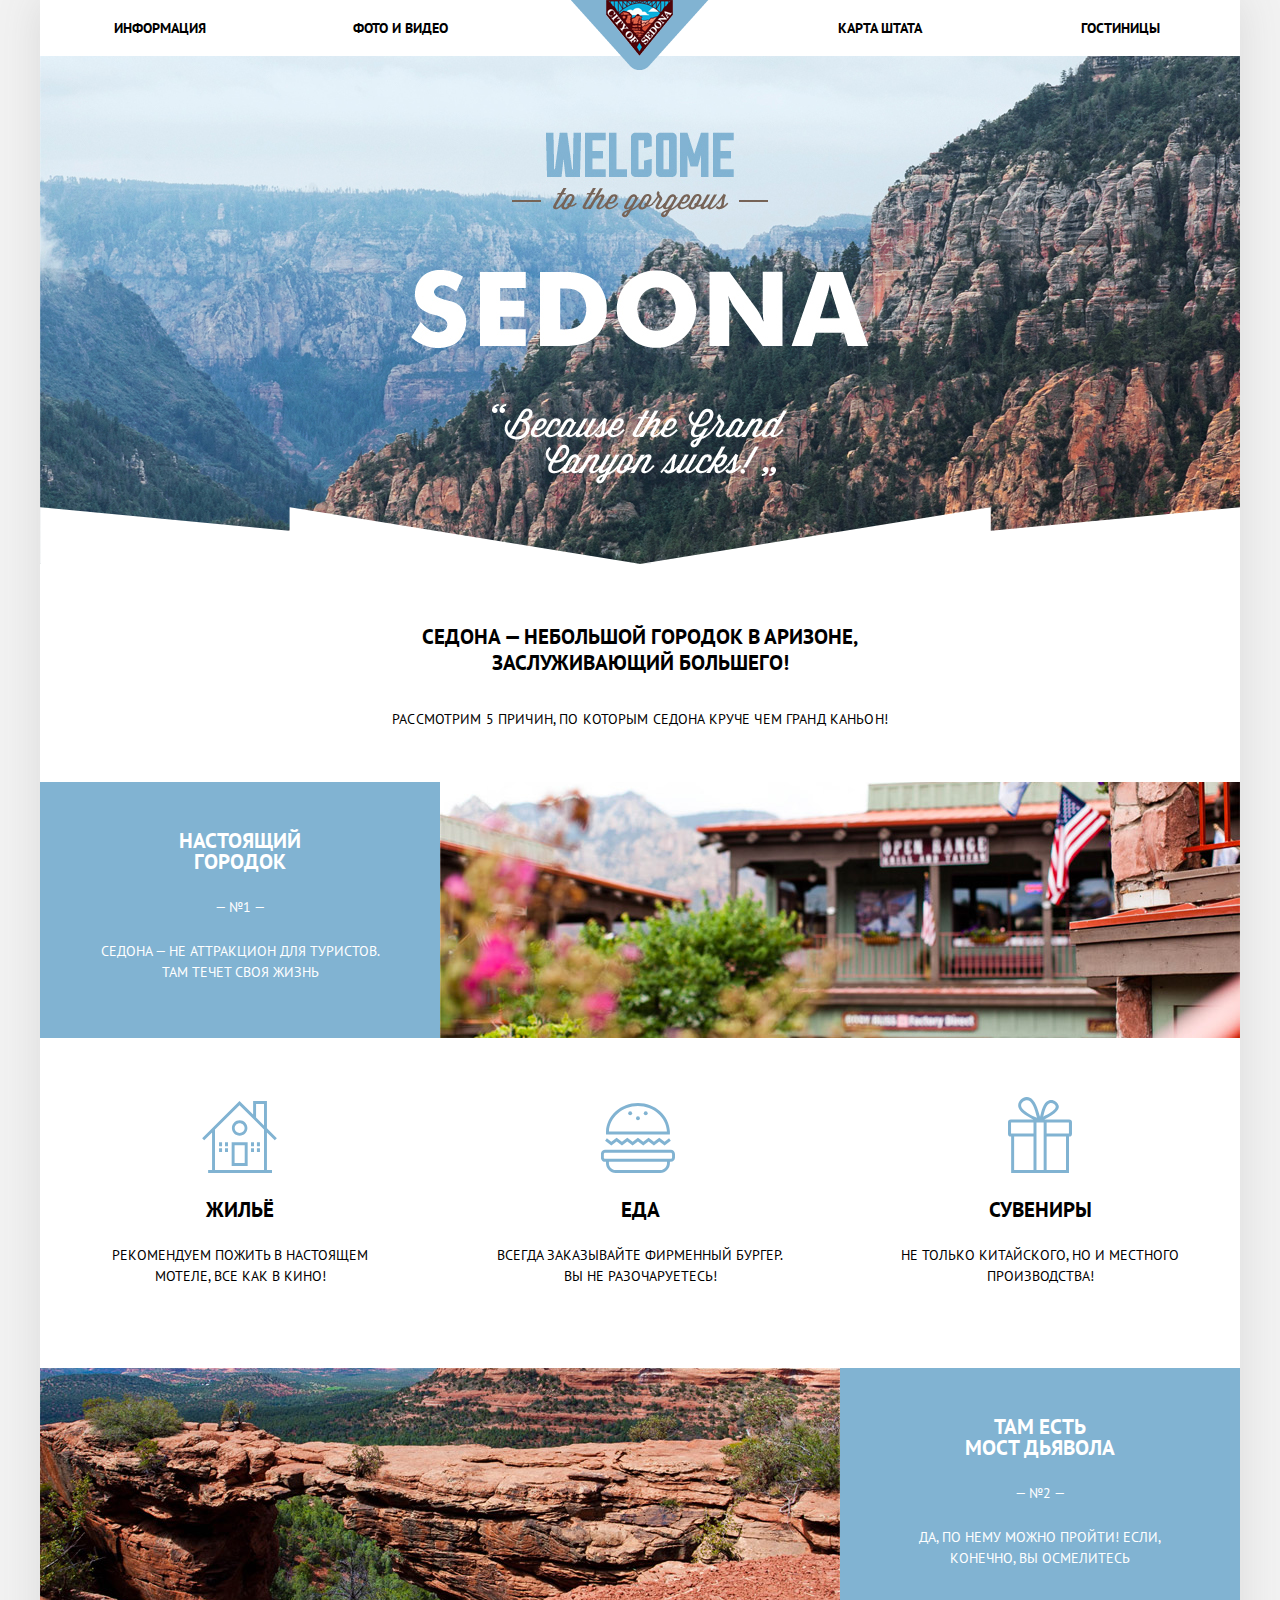
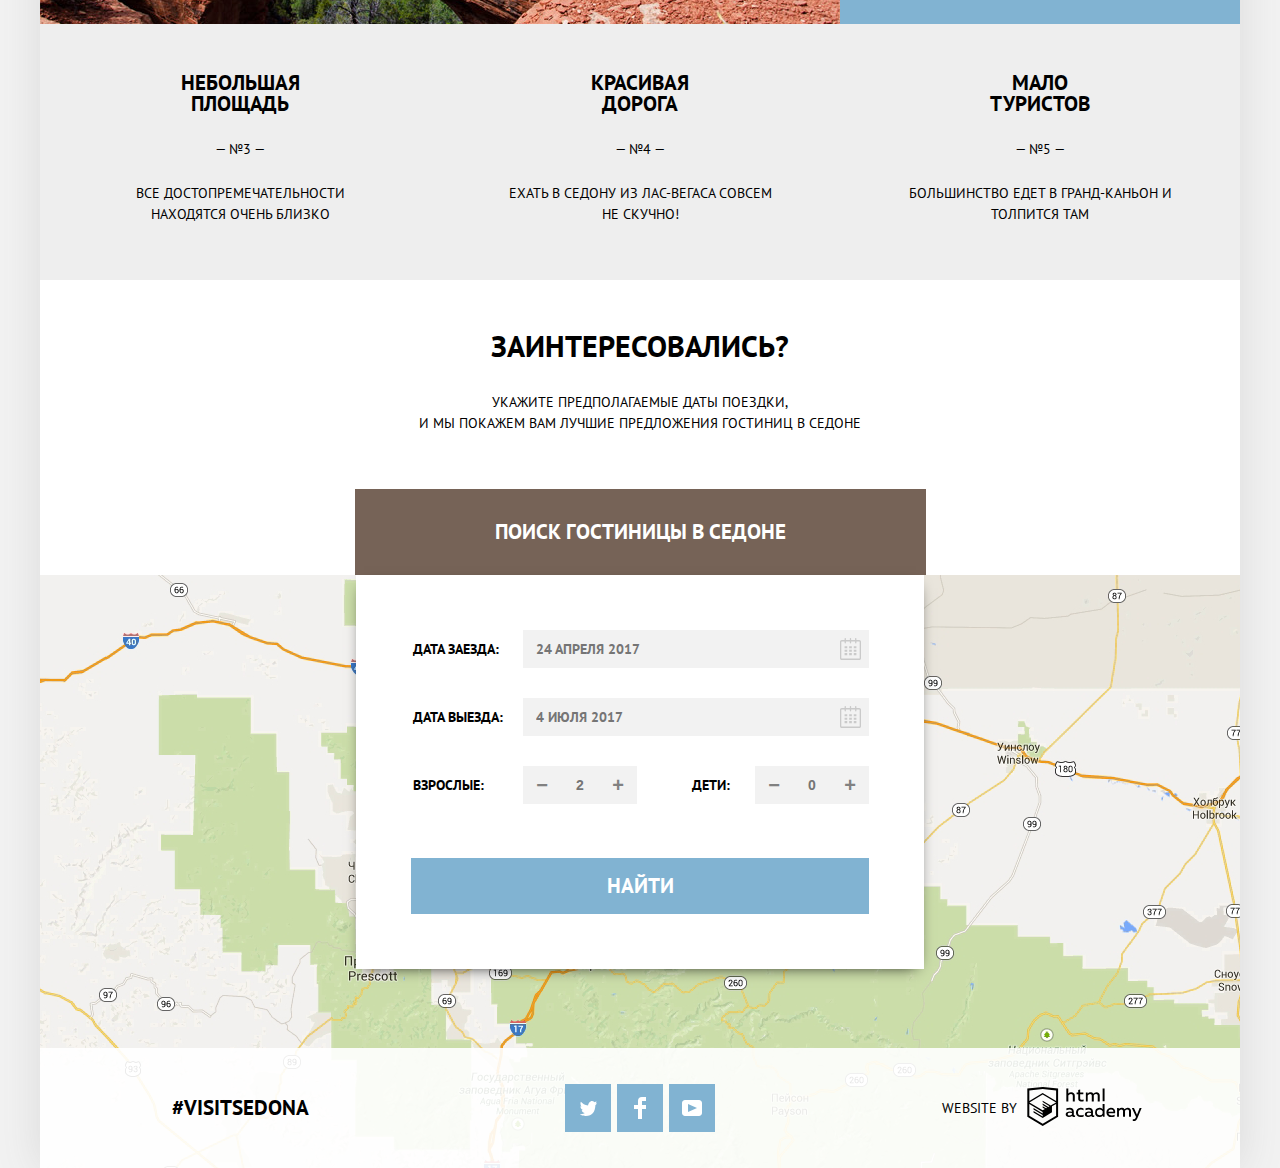
<file: index.html>
<!DOCTYPE html>
<html lang="ru">
  <head>
    <meta charset="utf-8">
    <title>Седона — небольшой городок в Аризоне</title>
    <link rel="stylesheet" href="css/normalize.css">
    <link rel="stylesheet" href="css/style.min.css">
    <link href="https://fonts.googleapis.com/css?family=PT+Sans:400,700&amp;subset=cyrillic" rel="stylesheet">
  </head>
  <body class="hotels-page">
    <div class="container">
      <header class="main-header main-header-bg">
        <nav class="nav">
          <a class="nav-header-logo">
            <img src="img/index-logo.png" alt="Логотип City of Sedona" width="138" height="70">
          </a>
          <ul class="nav-list">
            <li>
              <a class="nav-link" href="#">Информация</a>
            </li>
            <li>
              <a class="nav-link" href="#">Фото и видео</a>
            </li>
            <li>
              <a class="nav-link" href="#">Карта штата</a>
            </li>
            <li>
              <a class="nav-link" href="hotels.html">Гостиницы</a>
            </li>
          </ul>
        </nav>
      </header>
      <main>
        <h1 class="visually-hidden">Welcome to the Gorgeous Sedona!</h1>
        <section class="features">
          <h2 class="visually-hidden">Особенности Седоны</h2>
          <div class="features-descript-wrap">
            <p class="features-descript">Седона — небольшой городок в Аризоне, заслуживающий большего!</p>
            <p class="features-subtitle">Рассмотрим 5 причин, по которым Седона круче чем Гранд Каньон!</p>
          </div>
          <ul class="features-list">
            <li class="features-item features-item-full-width">
              <div class="features-text-wrap features-text-bg">
                <b class="features-title">Настоящий городок</b>
                <span class="features-number">— №1 —</span>
                <p class="features-details">Седона — не аттракцион для туристов. Там течет своя жизнь</p>
              </div>
              <div class="features-pic-wrap">
                <img class="features-pic" src="img/features-1.jpg" alt="Фотография городка" width="800" height="401">
              </div>
            </li>
            <li class="features-hints">
              <ul class="hints-list">
                <li class="features-text-wrap hints-icon-1">
                  <b class="hints-title">Жильё</b>
                  <p class="hints-details">Рекомендуем пожить в настоящем мотеле, все как в кино!</p>
                </li>
                <li class="features-text-wrap hints-icon-3">
                  <b class="hints-title">Еда</b>
                  <p class="hints-details">Всегда заказывайте фирменный бургер. Вы не разочаруетесь!</p>
                </li>
                <li class="features-text-wrap hints-icon-2">
                  <b class="hints-title">Сувениры</b>
                  <p class="hints-details">Не только китайского, но и местного производства!</p>
                </li>
              </ul>
            </li>
            <li class="features-item features-item-full-width">
              <div class="features-pic-wrap">
                <img class="features-pic" src="img/features-2.jpg" alt="Фотография Ворот дьявола" width="800" height="400">
              </div>
              <div class="features-text-wrap features-text-bg">
                <b class="features-title">Там есть<br>
                мост дьявола</b>
                <span class="features-number">— №2 —</span>
                <p class="features-details features-details-2">Да, по нему можно пройти! Если, конечно, вы осмелитесь</p>
              </div>
            </li>
            <li class="features-item features-text-wrap">
              <b class="features-title">Небольшая площадь</b>
              <span class="features-number">— №3 —</span>
              <p class="features-details features-details-3">Все достопремечательности находятся очень близко</p>
            </li>
            <li class="features-item features-text-wrap">
              <b class="features-title">Красивая дорога</b>
              <span class="features-number">— №4 —</span>
              <p class="features-details features-details-4">Ехать в Седону из Лас-Вегаса совсем не скучно!</p>
            </li>
            <li class="features-item features-text-wrap">
              <b class="features-title">Мало туристов</b>
              <span class="features-number">— №5 —</span>
              <p class="features-details">Большинство едет в Гранд-Каньон и толпится там</p>
            </li>
          </ul>
        </section>
        <section class="hotel-search">
          <h2 class="visually-hidden">Поиск гостиницы</h2>
          <p class="question">Заинтересовались?</p>
          <p>Укажите предполагаемые даты поездки,<br> и мы покажем вам лучшие предложения гостиниц в Седоне</p>
          <a href="#" class="search-button">Поиск гостиницы в Седоне</a>
        </section>
        <div class="search-form-wrap">
          <form class="search-form" action="#" method="post" id="hotel-search-form">
            <h3 class="visually-hidden">Форма поиска</h3>
            <div class="data-box">
              <p>
                <label for="search-arrival">Дата заезда:</label>
                <input class="data" type="text" name="arrival" id="search-arrival" placeholder="24 апреля 2017">
                <button class="calendar" type="button"><span class="visually-hidden">Календарь</span></button>
              </p>
              <p>
                <label for="search-departure">Дата выезда:</label>
                <input class="data" type="text" name="departure" id="search-departure" placeholder="4 июля 2017">
                <button class="calendar" type="button"><span class="visually-hidden">Календарь</span></button>
              </p>
            </div>
            <div class="counter-box">
              <div class="counter">
                <label class="adults" for="search-adults">Взрослые:</label>
                <button type="button" class="btn minus" aria-label="меньше">−</button>
                <input class="people-amount number-input" type="number" min="1" max="10" id="search-adults" name="adults" placeholder="2">
                <button type="button" class="btn plus" aria-label="больше">+</button>
              </div>
              <div class="counter">
                <label class="children" for="search-children">Дети:</label>
                <button type="button" class="btn minus" aria-label="меньше">−</button>
                <input class="people-amount number-input" type="number" min="1" max="10" id="search-children" name="children" placeholder="0">
                <button type="button" class="btn plus" aria-label="больше">+</button>
              </div>
            </div>
            <button type="submit">Найти</button>
          </form>
        </div>
        <section class="map">
          <h2 class="visually-hidden">Карта</h2>          
        </section>
      </main>
      <footer class="main-footer index">
        <div class="footer-hashtag">
          <a href="#" class="hashtag">#visitsedona</a>
        </div>
        <div class="footer-social">
          <ul class="footer-social-list">
            <li>
              <a class="social-btn social-btn-tw" href="https://twitter.com/"><span class="visually-hidden">twitter</span>
                <svg xmlns="http://www.w3.org/2000/svg" xmlns:xlink="http://www.w3.org/1999/xlink" width="17" height="15" viewBox="0 0 17 15"><path d="M10.95.144c1.685-.496 2.984.27 3.577 1.179.673-.231 1.331-.481 2.011-.708a2.345 2.345 0 0 1-.857 1.768c.685.17 1.304-.491 1.304-.491-.169 1-1.006 1.788-1.563 2.024-.231 6.75-3.175 11.217-10.077 11.082h-.446c-.41 0-4.164-.46-4.898-1.887 2.271.196 3.893-.422 4.693-1.177-.96-.3-2.679-.477-2.979-2.95.349.106.564.228 1.19.119C1.705 8.247.374 7.53.448 5.33c.285.328 1.067.536 1.34.472C1.085 5.561-.182 2.442.894.85c1.818 1.854 3.735 3.606 7.152 3.773C8.254 2.33 9.183.793 10.95.144z"/></svg>
              </a>
            </li>
            <li>
              <a class="social-btn social-btn-fb" href="https://facebook.com/"><span class="visually-hidden">facebook</span>
                <svg class="icon-svg" xmlns="http://www.w3.org/2000/svg" width="12" height="22" viewBox="0 0 12 22"><path d="M12 4V0H8a4 4 0 0 0-4 4v4H0v4h4v10h4V12h4V8H8V4h4z"/></svg>
              </a>
            </li>
            <li>
              <a class="social-btn social-btn-yt" href="https://www.youtube.com/"><span class="visually-hidden">youtube</span>
                <svg xmlns="http://www.w3.org/2000/svg" xmlns:xlink="http://www.w3.org/1999/xlink" width="20" height="16" viewBox="0 0 20 16"><path d="M17 0H3C1.35 0 0 1.35 0 3v10c0 1.65 1.35 3 3 3h14c1.65 0 3-1.35 3-3V3c0-1.65-1.35-3-3-3zM6.027 11.998V4.002L15.014 8l-8.987 3.998z"/></svg>
              </a>
            </li>
          </ul>
        </div>
        <div class="footer-copyright">
          <span class="footer-copyright-text">Website by</span>
          <a class="copyright-link" href="https://htmlacademy.ru/intensive/htmlcss">
            <svg id="Layer_1" data-name="Layer 1" xmlns="http://www.w3.org/2000/svg" width="115" height="41" viewBox="0 0 108.08 36.85"><title>logo-htmlacademy-small1</title><path d="M44.61,26.88a2,2,0,0,0,.55-0.1v1.33a3.25,3.25,0,0,1-1.18.21,1.67,1.67,0,0,1-1.67-1,4.84,4.84,0,0,1-3.14,1.08c-1.51,0-2.91-.83-2.91-2.55,0-2.13,2-2.79,3.71-2.79a11.08,11.08,0,0,1,2.17.25v-0.3c0-1-.76-1.77-2.19-1.77a7.42,7.42,0,0,0-3,.64v-1.7a10.21,10.21,0,0,1,3.19-.55c2.36,0,3.81,1.12,3.81,3.65v3a0.54,0.54,0,0,0,.49.59h0.17Zm-6.44-1.13A1.35,1.35,0,0,0,39.63,27h0.11a3.39,3.39,0,0,0,2.41-1V24.58a9.72,9.72,0,0,0-1.81-.21c-1,0-2.16.33-2.16,1.38h0Zm12.36-6.11a5,5,0,0,1,2.57.64V22a4.08,4.08,0,0,0-2.3-.7,2.75,2.75,0,1,0,0,5.49,5,5,0,0,0,2.43-.64v1.71a6.27,6.27,0,0,1-2.76.57A4.21,4.21,0,0,1,46,24.51q0-.21,0-0.41a4.32,4.32,0,0,1,4.18-4.46h0.38Zm12.17,7.24a2,2,0,0,0,.55-0.1v1.33a3.25,3.25,0,0,1-1.18.21,1.67,1.67,0,0,1-1.67-1,4.84,4.84,0,0,1-3.14,1.08c-1.51,0-2.91-.83-2.91-2.55,0-2.13,2-2.79,3.71-2.79a11.08,11.08,0,0,1,2.17.25v-0.3c0-1-.76-1.77-2.19-1.77a7.42,7.42,0,0,0-3,.64v-1.7a10.21,10.21,0,0,1,3.19-.55c2.36,0,3.81,1.12,3.81,3.65v3a0.54,0.54,0,0,0,.49.59h0.17Zm-6.44-1.13A1.35,1.35,0,0,0,57.73,27h0.11a3.39,3.39,0,0,0,2.41-1V24.58a9.72,9.72,0,0,0-1.81-.21c-1.06,0-2.16.33-2.16,1.38h0ZM73,16V28.2H71.35V26.88a3.88,3.88,0,0,1-3.19,1.54,4.4,4.4,0,0,1,0-8.78,3.81,3.81,0,0,1,3,1.3V16H73Zm-4.53,5.22a2.76,2.76,0,1,0,0,5.52A2.86,2.86,0,0,0,71.15,25V23A2.91,2.91,0,0,0,68.49,21.27ZM79,19.64c3.31,0,4.46,2.68,3.92,5.09H76.7c0.21,1.5,1.67,2.11,3.19,2.11a6.11,6.11,0,0,0,2.64-.59v1.6a7.14,7.14,0,0,1-3,.57C77,28.42,74.78,27,74.78,24a4.18,4.18,0,0,1,4-4.39H79Zm0.09,1.54a2.28,2.28,0,0,0-2.44,2.1v0.06H81.3A2,2,0,0,0,79.13,21.18Zm5.73,7V19.87h1.65v1a3.81,3.81,0,0,1,2.78-1.27A2.86,2.86,0,0,1,91.89,21a4.12,4.12,0,0,1,2.91-1.33A3.06,3.06,0,0,1,98,23V28.2h-1.9V23.05a1.59,1.59,0,0,0-1.42-1.75H94.42a2.8,2.8,0,0,0-2.07,1.12V28.2h-1.9V23.05A1.59,1.59,0,0,0,89,21.31H88.8a3,3,0,0,0-2.21,1.29v5.63H84.86Zm21.31-8.33h1.9l-3.91,9.46c-0.9,2.17-2.09,2.86-3.35,2.86a4.76,4.76,0,0,1-1.1-.14V30.46a2.86,2.86,0,0,0,.85.12c0.9,0,1.58-.64,2.07-1.9l0.17-.42-4-8.4h2l2.86,6.29ZM38.73,1.46V6.22a3.81,3.81,0,0,1,2.7-1.14,3.25,3.25,0,0,1,3.44,3.4v5.15H43V8.72a1.81,1.81,0,0,0-1.61-2h-0.3a2.93,2.93,0,0,0-2.32,1.39v5.52h-1.9V1.46h1.9ZM49.94,2.31v3h3V6.91h-3v3.81c0,1.1.5,1.46,1.58,1.46a4.49,4.49,0,0,0,1.69-.33v1.6A6.8,6.8,0,0,1,51,13.8a2.55,2.55,0,0,1-2.86-2.74V6.89H46.58V5.26h1.5V2.74Zm5.4,11.31V5.28H57v1A3.81,3.81,0,0,1,59.77,5a2.86,2.86,0,0,1,2.6,1.33A4.12,4.12,0,0,1,65.28,5,3.06,3.06,0,0,1,68.44,8.4v5.21h-1.9V8.46a1.59,1.59,0,0,0-1.42-1.75H64.89a2.8,2.8,0,0,0-2.07,1.12v5.78h-1.9V8.46A1.59,1.59,0,0,0,59.5,6.71H59.27A3,3,0,0,0,57.06,8v5.63H55.34ZM71.17,1.45H73V13.6H71.17V1.45ZM14.71,0H14.55L0,1.54V28.21l14.55,8.66,14.55-8.66V1.54Zm12.5,27.1L14.55,34.64,1.9,27.12V16.18l12.59,7.5V25L5.86,19.9v1.31l8.68,5.21v1.39L5.87,22.65V24l8.68,5.21,8.75-5.24V18.31L27.2,16V27.12Zm0-12.53-3.48,2-1.6,1L14.51,13v1.31L21,18.23H21l-0.14.09-1,.54-5.37-3.2V17l4.24,2.52-1,.67-3.2-1.9v1.31l2.1,1.24L14.5,22.1,2,14.65,14.51,7.11Zm0-1.32L14.49,5.76,1.91,13.25v-10L14.56,1.92,27.21,3.25v10h0Z" transform="translate(0 -0.02)"/></svg>
          </a>
        </div>
      </footer>
    </div>
  </body>
</html>
</file>
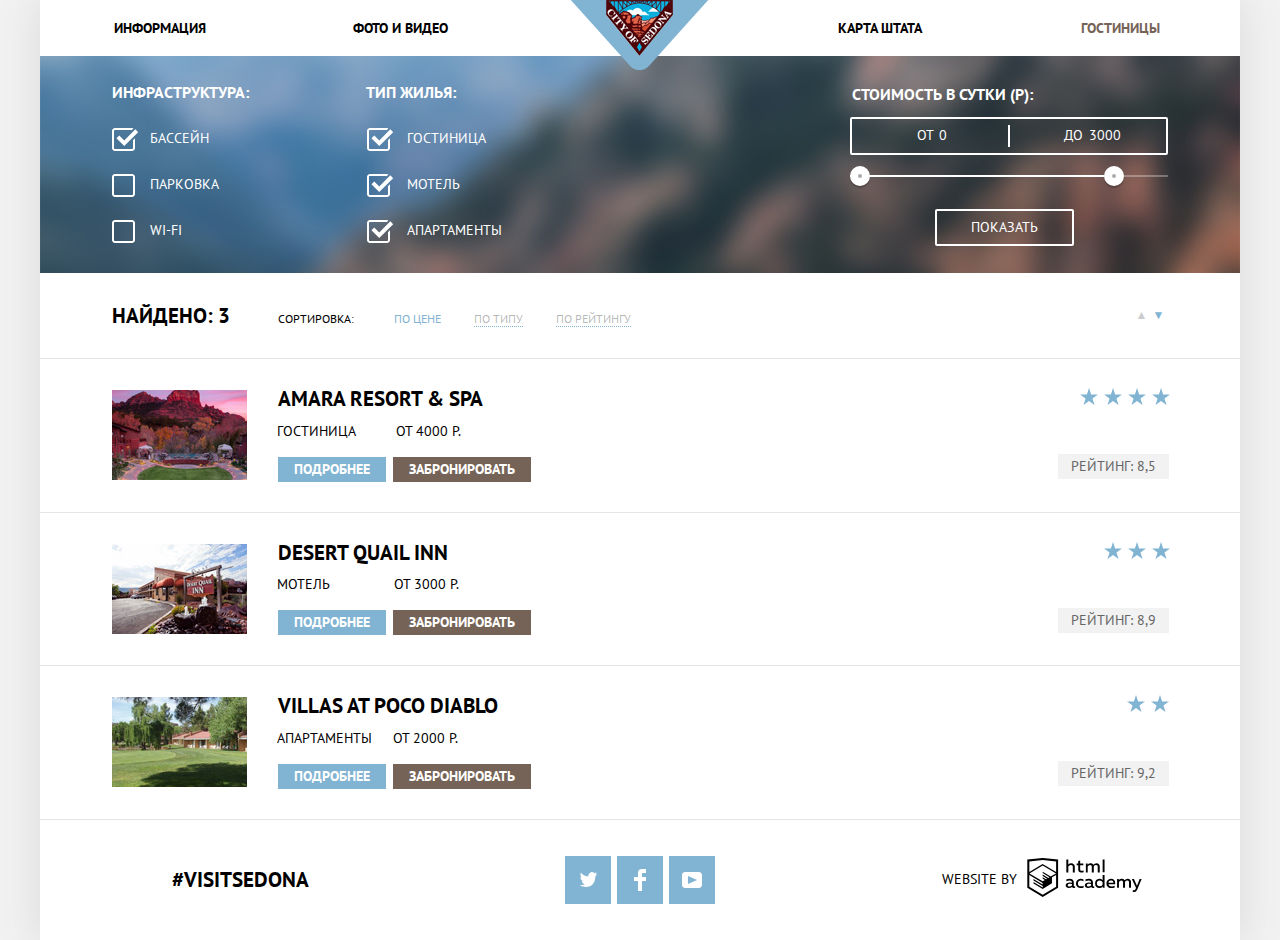
<file: hotels.html>
<!DOCTYPE html>
<html lang="ru">
<head>
  <meta charset="utf-8">
  <title>Седона — небольшой городок в Аризоне</title>
  <link rel="stylesheet" href="css/normalize.css">
  <link rel="stylesheet" href="css/style.css">
  <link href="https://fonts.googleapis.com/css?family=PT+Sans:400,700&amp;subset=cyrillic" rel="stylesheet">
</head>
<body class="hotels-page">
  <div class="container">
    <header class="main-header">
      <nav class="nav">
        <a class="nav-header-logo" href="index.html">
          <img src="img/index-logo.png" alt="Логотип City of Sedona" width="138" height="70">
        </a>
        <ul class="nav-list">
          <li>
            <a class="nav-link" href="#">Информация</a>
          </li>
          <li>
            <a class="nav-link" href="#">Фото и видео</a>
          </li>
          <li>
            <a class="nav-link" href="#">Карта штата</a>
          </li>
          <li>
            <a class="nav-link-current">Гостиницы</a>
          </li>
        </ul>
      </nav>
    </header>
    <main>
      <h1 class="visually-hidden">Гостиницы</h1>
      <section class="filters">
        <h2 class="visually-hidden">Фильтр жилья</h2>
        <form class="filter" method="get" action="https://echo.htmlacademy.ru">
          <div class="fieldset-1">
            <h3>Инфраструктура:</h3>
              <p>
                <label>
                  <input type="checkbox" name="pool" class="visually-hidden" checked>
                  <span class="checkbox-indicator"></span>
                  бассейн
                </label>
              </p>
              <p>
                <label>
                  <input type="checkbox" name="parking" class="visually-hidden">
                  <span class="checkbox-indicator"></span>
                  парковка
                </label>
              </p>
              <p>
                <label>
                  <input type="checkbox" name="wifi" class="visually-hidden">
                  <span class="checkbox-indicator"></span>
                  wi-fi
                </label>
              </p>
            </div>            
            <div class="fieldset-2">
              <h3>Тип жилья:</h3>
              <p>
                <label>
                  <input type="checkbox" name="hotel" class="visually-hidden" checked>
                  <span class="checkbox-indicator"></span>
                  гостиница
                </label>
              </p>
              <p>
                <label>
                  <input type="checkbox" name="motel" class="visually-hidden" checked>
                  <span class="checkbox-indicator"></span>
                  мотель
                </label>
              </p>
              <p>
                <label>
                  <input type="checkbox" name="apartments" class="visually-hidden" checked>
                  <span class="checkbox-indicator"></span>
                  апартаменты
                </label>
              </p>
            </div>            
            <div class="filter-range">
              <div class="filter-range-title">Стоимость в сутки (p):</div>
              <div class="price-controls">
                <label class="min-price">от <input type="text" name="min-price" value="0"></label>
                <label class="max-price">до <input type="text" name="max-price" value="3000"></label>
              </div>              
              <div class="range-controls">
                <div class="scale">
                  <div class="bar"></div>
                </div>
                <div class="range-toggle range-toggle-min"></div>
                <div class="range-toggle range-toggle-max"></div>
              </div>
              <button type="submit">Показать</button>
            </div>
          </form>
        </section>        
        <div class="sort">
          <span>Найдено: 3</span>
          <h2>Сортировка:</h2>
          <ul class="sort-list">
            <li><a class="price sort-active" href="#">По цене</a></li>
            <li><a class="type" href="#">По типу</a></li>
            <li><a class="rating" href="#">По рейтингу</a></li>
          </ul>
          <div class="sort-buttons">
            <a href="#" class="sort-btn sort-btn-asc" title="По возрастанию" aria-label="По возрастанию">По возрастанию</a>
            <a href="#" class="sort-btn sort-btn-desc active" title="По убыванию" aria-label="По убыванию">По убыванию</a>
          </div>
        </div>
        <section class="catalog">
          <h2 class="visually-hidden">Список гостиниц</h2>
          <ul class="catalog-list">
            <li class="catalog-item">
              <div class="catalog-item-image">
                <a href="catalog-item.html">
                  <img src="img/results-amara.jpg" width="135" height="90" alt="Amara Resort & Spa">
                </a>
              </div>
              <div class="item-container">
                <h3>
                  <a class="name" href="catalog-item.html">Amara Resort & Spa</a>
                </h3>
                <p>
                  <b>Гостиница</b>
                  <b>От 4000 P.</b>
                </p>
                <p class="catalog-item-reserve">
                  <a href="#">Подробнее</a>
                  <a href="#">Забронировать</a>
                </p>
              </div>
              <div class="rating-container">
                <ul class="stars stars-4" aria-label="4 звезды">
                  <li class="star">&#9733;</li>
                  <li class="star">&#9733;</li>
                  <li class="star">&#9733;</li>
                  <li class="star">&#9733;</li>
                </ul>
                <span class="rate">Рейтинг: 8,5</span>
              </div>
            </li>
            <li class="catalog-item">
              <div class="catalog-item-image">
                <a href="catalog-item.html">
                  <img src="img/results-desert.jpg" width="135" height="90" alt="Desert Quail Inn">
                </a>
              </div>
              <div class="item-container">
                <h3>
                  <a class="name" href="catalog-item.html">Desert Quail Inn</a>
                </h3>
                <p>
                  <b>Мотель</b>
                  <b>От 3000 P.</b>
                </p>
                <p class="catalog-item-reserve">
                  <a href="#">Подробнее</a>
                  <a href="#">Забронировать</a>
                </p>
              </div>
              <div class="rating-container">
                <ul class="stars stars-3" aria-label="3 звезды">
                  <li class="star">&#9733;</li>
                  <li class="star">&#9733;</li>
                  <li class="star">&#9733;</li>
                </ul>
                <span class="rate">Рейтинг: 8,9</span>
              </div>
            </li>
            <li class="catalog-item">
              <div class="catalog-item-image">
                <a href="catalog-item.html">
                  <img src="img/results-villas.jpg" width="135" height="90" alt="Villas at Poco Diablo">
                </a>
              </div>
              <div class="item-container">
                <h3>
                  <a class="name" href="catalog-item.html">Villas at Poco Diablo</a>
                </h3>
                <p>
                  <b>Апартаменты</b>
                  <b>От 2000 P.</b>
                </p>
                <p class="catalog-item-reserve">
                  <a href="#">Подробнее</a>
                  <a href="#">Забронировать</a>
                </p>
              </div>
              <div class="rating-container">
                <ul class="stars stars-2" aria-label="2 звезды">
                  <li class="star">&#9733;</li>
                  <li class="star">&#9733;</li>
                </ul>
                <span class="rate">Рейтинг: 9,2</span>
              </div>
            </li>
          </ul>
        </section>
      </main>
      <footer class="main-footer">
        <div class="footer-hashtag">
          <a href="#" class="hashtag">#visitsedona</a>
        </div>
        <div class="footer-social">
          <ul class="footer-social-list">
            <li>
              <a class="social-btn social-btn-tw" href="https://twitter.com/"><span class="visually-hidden">twitter</span>
                <svg xmlns="http://www.w3.org/2000/svg" xmlns:xlink="http://www.w3.org/1999/xlink" width="17" height="15" viewBox="0 0 17 15"><path d="M10.95.144c1.685-.496 2.984.27 3.577 1.179.673-.231 1.331-.481 2.011-.708a2.345 2.345 0 0 1-.857 1.768c.685.17 1.304-.491 1.304-.491-.169 1-1.006 1.788-1.563 2.024-.231 6.75-3.175 11.217-10.077 11.082h-.446c-.41 0-4.164-.46-4.898-1.887 2.271.196 3.893-.422 4.693-1.177-.96-.3-2.679-.477-2.979-2.95.349.106.564.228 1.19.119C1.705 8.247.374 7.53.448 5.33c.285.328 1.067.536 1.34.472C1.085 5.561-.182 2.442.894.85c1.818 1.854 3.735 3.606 7.152 3.773C8.254 2.33 9.183.793 10.95.144z"/></svg>
              </a>
            </li>
            <li>
              <a class="social-btn social-btn-fb" href="https://facebook.com/"><span class="visually-hidden">facebook</span>
                <svg class="icon-svg" xmlns="http://www.w3.org/2000/svg" width="12" height="22" viewBox="0 0 12 22"><path d="M12 4V0H8a4 4 0 0 0-4 4v4H0v4h4v10h4V12h4V8H8V4h4z"/></svg>
              </a>
            </li>
            <li>
              <a class="social-btn social-btn-yt" href="https://www.youtube.com/"><span class="visually-hidden">youtube</span>
                <svg xmlns="http://www.w3.org/2000/svg" xmlns:xlink="http://www.w3.org/1999/xlink" width="20" height="16" viewBox="0 0 20 16"><path d="M17 0H3C1.35 0 0 1.35 0 3v10c0 1.65 1.35 3 3 3h14c1.65 0 3-1.35 3-3V3c0-1.65-1.35-3-3-3zM6.027 11.998V4.002L15.014 8l-8.987 3.998z"/></svg>
              </a>
            </li>
          </ul>
        </div>
        <div class="footer-copyright">
          <span class="footer-copyright-text">Website by</span>
          <a class="copyright-link" href="https://htmlacademy.ru/intensive/htmlcss">
            <svg id="Layer_1" data-name="Layer 1" xmlns="http://www.w3.org/2000/svg" width="115" height="41" viewBox="0 0 108.08 36.85"><title>logo-htmlacademy-small1</title><path d="M44.61,26.88a2,2,0,0,0,.55-0.1v1.33a3.25,3.25,0,0,1-1.18.21,1.67,1.67,0,0,1-1.67-1,4.84,4.84,0,0,1-3.14,1.08c-1.51,0-2.91-.83-2.91-2.55,0-2.13,2-2.79,3.71-2.79a11.08,11.08,0,0,1,2.17.25v-0.3c0-1-.76-1.77-2.19-1.77a7.42,7.42,0,0,0-3,.64v-1.7a10.21,10.21,0,0,1,3.19-.55c2.36,0,3.81,1.12,3.81,3.65v3a0.54,0.54,0,0,0,.49.59h0.17Zm-6.44-1.13A1.35,1.35,0,0,0,39.63,27h0.11a3.39,3.39,0,0,0,2.41-1V24.58a9.72,9.72,0,0,0-1.81-.21c-1,0-2.16.33-2.16,1.38h0Zm12.36-6.11a5,5,0,0,1,2.57.64V22a4.08,4.08,0,0,0-2.3-.7,2.75,2.75,0,1,0,0,5.49,5,5,0,0,0,2.43-.64v1.71a6.27,6.27,0,0,1-2.76.57A4.21,4.21,0,0,1,46,24.51q0-.21,0-0.41a4.32,4.32,0,0,1,4.18-4.46h0.38Zm12.17,7.24a2,2,0,0,0,.55-0.1v1.33a3.25,3.25,0,0,1-1.18.21,1.67,1.67,0,0,1-1.67-1,4.84,4.84,0,0,1-3.14,1.08c-1.51,0-2.91-.83-2.91-2.55,0-2.13,2-2.79,3.71-2.79a11.08,11.08,0,0,1,2.17.25v-0.3c0-1-.76-1.77-2.19-1.77a7.42,7.42,0,0,0-3,.64v-1.7a10.21,10.21,0,0,1,3.19-.55c2.36,0,3.81,1.12,3.81,3.65v3a0.54,0.54,0,0,0,.49.59h0.17Zm-6.44-1.13A1.35,1.35,0,0,0,57.73,27h0.11a3.39,3.39,0,0,0,2.41-1V24.58a9.72,9.72,0,0,0-1.81-.21c-1.06,0-2.16.33-2.16,1.38h0ZM73,16V28.2H71.35V26.88a3.88,3.88,0,0,1-3.19,1.54,4.4,4.4,0,0,1,0-8.78,3.81,3.81,0,0,1,3,1.3V16H73Zm-4.53,5.22a2.76,2.76,0,1,0,0,5.52A2.86,2.86,0,0,0,71.15,25V23A2.91,2.91,0,0,0,68.49,21.27ZM79,19.64c3.31,0,4.46,2.68,3.92,5.09H76.7c0.21,1.5,1.67,2.11,3.19,2.11a6.11,6.11,0,0,0,2.64-.59v1.6a7.14,7.14,0,0,1-3,.57C77,28.42,74.78,27,74.78,24a4.18,4.18,0,0,1,4-4.39H79Zm0.09,1.54a2.28,2.28,0,0,0-2.44,2.1v0.06H81.3A2,2,0,0,0,79.13,21.18Zm5.73,7V19.87h1.65v1a3.81,3.81,0,0,1,2.78-1.27A2.86,2.86,0,0,1,91.89,21a4.12,4.12,0,0,1,2.91-1.33A3.06,3.06,0,0,1,98,23V28.2h-1.9V23.05a1.59,1.59,0,0,0-1.42-1.75H94.42a2.8,2.8,0,0,0-2.07,1.12V28.2h-1.9V23.05A1.59,1.59,0,0,0,89,21.31H88.8a3,3,0,0,0-2.21,1.29v5.63H84.86Zm21.31-8.33h1.9l-3.91,9.46c-0.9,2.17-2.09,2.86-3.35,2.86a4.76,4.76,0,0,1-1.1-.14V30.46a2.86,2.86,0,0,0,.85.12c0.9,0,1.58-.64,2.07-1.9l0.17-.42-4-8.4h2l2.86,6.29ZM38.73,1.46V6.22a3.81,3.81,0,0,1,2.7-1.14,3.25,3.25,0,0,1,3.44,3.4v5.15H43V8.72a1.81,1.81,0,0,0-1.61-2h-0.3a2.93,2.93,0,0,0-2.32,1.39v5.52h-1.9V1.46h1.9ZM49.94,2.31v3h3V6.91h-3v3.81c0,1.1.5,1.46,1.58,1.46a4.49,4.49,0,0,0,1.69-.33v1.6A6.8,6.8,0,0,1,51,13.8a2.55,2.55,0,0,1-2.86-2.74V6.89H46.58V5.26h1.5V2.74Zm5.4,11.31V5.28H57v1A3.81,3.81,0,0,1,59.77,5a2.86,2.86,0,0,1,2.6,1.33A4.12,4.12,0,0,1,65.28,5,3.06,3.06,0,0,1,68.44,8.4v5.21h-1.9V8.46a1.59,1.59,0,0,0-1.42-1.75H64.89a2.8,2.8,0,0,0-2.07,1.12v5.78h-1.9V8.46A1.59,1.59,0,0,0,59.5,6.71H59.27A3,3,0,0,0,57.06,8v5.63H55.34ZM71.17,1.45H73V13.6H71.17V1.45ZM14.71,0H14.55L0,1.54V28.21l14.55,8.66,14.55-8.66V1.54Zm12.5,27.1L14.55,34.64,1.9,27.12V16.18l12.59,7.5V25L5.86,19.9v1.31l8.68,5.21v1.39L5.87,22.65V24l8.68,5.21,8.75-5.24V18.31L27.2,16V27.12Zm0-12.53-3.48,2-1.6,1L14.51,13v1.31L21,18.23H21l-0.14.09-1,.54-5.37-3.2V17l4.24,2.52-1,.67-3.2-1.9v1.31l2.1,1.24L14.5,22.1,2,14.65,14.51,7.11Zm0-1.32L14.49,5.76,1.91,13.25v-10L14.56,1.92,27.21,3.25v10h0Z" transform="translate(0 -0.02)"/></svg>
          </a>
        </div>
      </footer>
    </div>
  </body>
</html>
</file>
<file: css/style.css>
html { 
	box-sizing: border-box;
}

*,
*::before,
*::after {
	box-sizing: inherit;
}

body {
	margin: 0;
	padding: 0;
	font-family: "PT Sans", Arial, sans-serif;
	font-weight: 400;
	font-size: 14px;
	line-height: 1.5;
	text-transform: uppercase;
	background-color: #f2f2f2;
}

a {
	text-decoration: none;
	color: inherit;
}

.container {
	width: 1200px;
	margin: 0 auto;
	box-shadow: 0 0 40px 2px #dbdbdb;
	background-color: #fff;
}

.main-header {
	text-align: center;
}

.main-header-bg {
	position: relative;
	min-height: 564px;
	background:	url("../img/index-bg-and-descript.jpg") no-repeat;
}

.main-header-bg::after {
	content: "";
	position: absolute;
	display: block;
	bottom: 0;
	left: 0;
	width: 100%;
	height: 57px;
	background: url("../img/mask.png") no-repeat 0 0;
}

.nav {
	position: relative;
	background-color: #fff;
}

.nav-header-logo {
	position: absolute;
	top: 0;
	right: 0;
	left: 0;
	width: 138px;
	height: 70px;
	margin: auto;
}

.nav-list {
	display: flex;
	align-items: center;
	min-height: 56px;
	margin: 0;
	padding: 0;
}

@media all and (-ms-high-contrast: none) {
  .nav-list {
    height: 56px;
  }
}

.nav-list li {
	width: 20%;
}

.nav-list li:nth-child(2) {
	margin-right: 10%;
}

.nav-list li:nth-child(3) {
	margin-left: 10%;
}

.nav-link {
	font-weight: 700;
	font-size: 14px;
	line-height: 1.5;
}

.nav-link:hover {
	color: #81b3d2;
}

.nav-link:focus {
	color: #766357;
}

.nav-link:active {
	color: #cacaca;
}

.nav-link-current {
	font-weight: 700;
	font-size: 14px;
	line-height: 1.5;
	color: #766357;
}

.nav-list,
.features-list,
.features-hints-list,
.footer-social-list,
.filter-list,
.sorter-list,
.results-list {
	list-style: none;
}

.sorter-subtitle {
	font-weight: 700;
	font-size: 21px;
	line-height: 1.24;
}

.sorter-settings {
	font-size: 12px;
	line-height: 1.5;
}

.sorter-link {
	color: #cacaca;
	border-bottom: 1px dashed #81b3d2;
}


.sorter-link:hover {
	color: #81b3d2;
}

.sorter-link:active {
	color: #000;
	border-bottom: none;
}

.sorter-min-max-link {
	color: #cacaca;
}

.sorter-min-max-link:hover {
	color: #000;
}

.sorter-min-max-link:active {
	color: #81b3d2;
}

.sorter-link-current {
	color: #81b3d2;
	border-bottom: none;
}


.results-request {
	font-weight: 700;
	font-size: 21px;
	line-height: 1.24;
	color: #000;
}

.results-request:hover {
	color: #81b3d2;
}

.results-request:active {
	color: #cacaca;
}

.results-hotel-stars {
	color: #81b3d2;
}

.results-item b {
	font-weight: 400;
	font-size: 14px;
	line-height: 1.5;
}

.results-read-more,
.results-reserve {
	font-weight: 700;
	font-size: 14px;
	line-height: 1.5;
	color: #fff;
}

.results-read-more {
	background-color: #81b3d2;
}

.results-read-more:hover {
	background-color: #669ec0;
}

.results-read-more:active {
	color: #94b9d2;
	background-color: #5496bd;
}

.results-reserve {
	background-color: #766357;
}

.results-reserve:hover {
	background-color: #604e43;
}

.results-reserve:active {
	color: #928a85;

	background-color: #503e33;
}

.results-hotel-rating {
	background-color: #f2f2f2;
}

.visually-hidden {
	position: absolute;
	overflow: hidden;
	clip: rect(0 0 0 0);
	height: 1px;
	width: 1px;
	padding: 0;
	margin: -1px;
	border: 0;
}

.features-descript-wrap {
	width: 50%;
	margin: 0 auto;
	text-align: center;
}

.features-descript {
	font-weight: 700;
	font-size: 21px;
	line-height: 1.24;
	padding-top: 60px;
	margin: 0;
}

.features-subtitle {
	padding-top: 30px;
	padding-bottom: 50px;
	margin: 0;
	font-size: 14px;
	line-height: 1.86;
	letter-spacing: 0.01em;
}

.features-list {
	display: flex;
	flex-wrap: wrap;
	padding: 0;
	margin: 0;
}

.features-item {
	display: flex;
	text-align: center;
	height: 256px;
	min-height: 256px;
}

.features-item-full-width {
	width: 100%;
}

.features-item:nth-child(n+4) {
	color: #000;
	background: #eee;
}

.features-pic-wrap {
	position: relative;
	overflow: hidden;
	width: 800px;
}

.features-pic {
	position: absolute;
	top: -8px; right: 0; bottom: 0; left: 0;
	margin: auto;
}

.features-text-wrap {
	position: relative;
	display: flex;
	flex-direction: column;
	width: 400px;
}

.features-text-bg {
	color: #fff;
	background-color: #81B3D2;
}

.features-title {
	padding-top: 48px;
	padding-left: 122px;
	margin-right: 122px;
	font-weight: 700;
	font-size: 21px;
	line-height: 1;
}

.features-number {
	padding-top: 25px;
}

.features-details {
	padding-top: 23px;
	padding-left: 50px;
	margin: 0;
	margin-right: 50px;
}

.features-details-2 {
	padding-top: 23px;
	padding-left: 45px;
	margin-right: 45px;
}

.features-details-3,
.features-details-4 {
	padding-top: 23px;
	padding-left: 60px;
	margin-right: 60px;
}

.features-hints {
	width: 100%;
	min-height: 330px;
}

.hints-list {
	text-align: center;
	display: flex;
	flex-direction: row;
	flex-wrap: wrap;
	padding: 0;
	margin: 0;
}

.hints-icon-1 b::before {
	content: "";
	position: absolute;
	bottom: 128px;
	left: 162px;
	background: url("../img/icon-1.svg");
	background-repeat: no-repeat;
	width: 75px;
	height: 72px;
}

.hints-icon-3 b::before {
	content: "";
	position: absolute;
	bottom: 128px;
	left: 161px;
	background: url("../img/icon-3.svg");
	background-repeat: no-repeat;
	width: 74px;
	height: 70px;
}

.hints-icon-2 b::before {
	content: "";
	position: absolute;
	bottom: 128px;
	left: 168px;
	background: url("../img/icon-2.svg");
	background-repeat: no-repeat;
	width: 64px;
	height: 76px;
}

.hints-title {
	padding-top: 161px;
	font-weight: 700;
	font-size: 21px;
	line-height: 1;
}

.hints-details {
	padding-top: 11px;
	padding-left: 50px;
	margin-right: 50px;
}

.hotel-search {
	min-height: 289px;
	padding-top: 48px;
	margin-bottom: 0px;
	text-align: center;
}

.hotel-search .question,
.hotel-search p {
	margin: 0px;
}

.hotel-search .question {
	font-size: 30px;
	line-height: 1.2;
	font-weight: 700;
	color: #000;
}

.hotel-search p {
	margin-top: 28px;
}

.hotel-search .search-button {
	display: inline-block;
	vertical-align: middle;
	margin-top: 55px;
	padding: 30px 140px;
	font-family: "PT Sans", Arial, sans-serif;
	font-weight: 700;
	font-size: 21px;
	line-height: 1.24;
	text-transform: uppercase;
	color: #fff;
	background-color: #766357;
	border: none;
}

.hotel-search .search-button:hover {
	background-color: #604e43;
	cursor: pointer;
}

.hotel-search .search-button:active {
	color: rgba(255, 255, 255, 0.3);
	background-color: #503e33;
}

.search-form-wrap {
	display: flex;
	width: 568px;
	margin: 0 auto;
}

.search-form {
	display: block;
	position: absolute;
	box-sizing: border-box;
	width: 568px;
	padding: 55px 55px;
	font-weight: 700;
	line-height: 26px;
	color: #000;
	background-color: #fff;
	box-shadow: 0 5px 15px -8px #000;
}

.search-form p {
	display: flex;
	align-items: center;
	position: relative;
	margin: 0px;
	margin-bottom: 30px;
}

.search-form .data {
	box-sizing: border-box;
	width: 346px;
	height: 38px;
	padding-top: 6px;
	padding-bottom: 6px;
	padding-left: 13px;
	padding-right: 40px;
	font: inherit;
	color: #000;
	text-transform: uppercase;
	background-color: #f2f2f2;
	border: none;
}

.calendar {
	position: absolute;
	right: 0px;
	top: 0px;
	width: 38px;
	height: 38px;
	background-color: transparent;
	background-image: url("../img/calendar.svg");
	background-repeat: no-repeat;
	background-position: center;
	border: none;
}

.calendar:hover {
	background-image: url("../img/calendar-hover.svg");
	cursor: pointer;
}

.calendar:active {
	background-image: url("../img/calendar-active.svg");
}

.number-input::-webkit-inner-spin-button,
.number-input::-webkit-outer-spin-button {
	-webkit-appearance: none;
	margin: 0;
}

.number-input {
	-moz-appearance: textfield;
}

.search-form label {
	margin-left: 2px;
	margin-right: auto;
}

.search-form .data:hover {
	background-color: #ebebeb;
	cursor: pointer;
}

.search-form .data:focus {
	background-color: #fff;
	border: 2px solid #ebebeb;
	outline: none;
}

.btn {
	box-sizing: border-box;
	position: relative;
	width: 38px;
	height: 38px;
	font-weight: 700;
	font-size: 20px;
	color: #818181;
	background-color: #f2f2f2;
	border: none;
	border-radius: 0;
}

.btn:hover {
	color: #000;
	cursor: pointer;
	background-color: #ebebeb;
}

.btn:active {
	color: #81b3d2;
}

.people-amount {
	display: flex;
	justify-content: center;
	box-sizing: border-box;
	width: 38px;
	height: 38px;
	font-weight: 700;
	text-align: center;
	background-color: #f2f2f2;
	border: none;
}

.counter-box {
	display: flex;
	justify-content: space-between;
	margin-bottom: 54px;
}

.counter {
	display: flex;
	align-items: center;
}

.counter input {
	box-sizing: border-box;
}

.counter input:hover {
	background-color: #ebebeb;
}

.counter input:focus {
	background-color: #fff;
	border: 2px solid #ebebeb;
	outline: none;
}

.counter .adults {
	margin-right: 39px;
}

.counter .children {
	margin-right: 25px;
}

.search-form button[type="submit"] {
	display: block;
	width: 100%;
	padding: 15px 0px;
	font: inherit;
	font-size: 21px;
	line-height: 1.24;
	font-weight: 700;
	color: #ffffff;
	background-color: #81b3d2;
	text-align: center;
	vertical-align: middle;
	text-transform: uppercase;
	border: none;
}

.search-form button[type="submit"]:hover {
	background-color: #669ec0;
	cursor: pointer;
}

.search-form button[type="submit"]:active {
	color: rgba(255, 255, 255, 0.3);
	background-color: #5496bd;
}

.map {
	width: 100%;
	height: 593px;
	background-color: #fde3;
	background: url(../img/map.png) no-repeat 0 100%;
}

.main-footer {
	display: flex;
	align-items: center;
	min-height: 120px;
	background-color: rgba(255, 255, 255, 0.9);
}

@media all and (-ms-high-contrast: none) {
  .main-footer {
    height: 120px;
  }
}

.main-footer.index {
	margin-top: -120px;
	position: relative;
}

.footer-hashtag,
.footer-social,
.footer-copyright {
	width: 400px;
	text-align: center;
	color: #000;
}

.footer-hashtag {
	font-weight: 700;
	font-size: 21px;
	line-height: 1.24;
}

.footer-social-list {
	display: flex;
	justify-content: space-between;
	width: 150px;
	padding: 0;
	margin: 0 auto;
}

.social-btn {
	display: flex;
	justify-content: center;
	align-items: center;
	width: 46px;
	height: 48px;
	background-color: #81b3d2;
}

.social-btn:hover {
	background-color: #669ec0;
}

.social-btn:active {
	background-color: #5496bd;
}

.social-btn svg {
	fill: #fff;
}

.social-btn:active svg {
	fill: #88b6d1;
}

.footer-copyright {
	display: flex;
	align-items: center;
}

.footer-copyright-text {
	padding-left: 102px;
	margin-right: 10px;
}

.copyright-link svg {
	padding-top: 2px;
	fill: #000;
}

.copyright-link:hover svg {
	fill: #81b3d2;
}

.copyright-link:active svg {
	fill: #bdbbbc;
}

.filter {
	background-image: url("../img/hotels-background.jpg");
	background-repeat: no-repeat;
	background-position: 50% 21%;
	background-color: #aecce0;
	min-height: 217px;
	display: -webkit-box;
	display: -ms-flexbox;
	display: flex;
	flex-direction: row;
	margin-bottom: 0px;
}

.fieldset-1 label,
.fieldset-2 label {
	position: relative;
	cursor: pointer;
}

.fieldset-1 input[type="checkbox"] + .checkbox-indicator,
.fieldset-2 input[type="checkbox"] + .checkbox-indicator {
	position: absolute;
	width: 23px;
	height: 23px;
	background: url("../img/checkbox-off.svg") no-repeat;
	cursor: pointer;
}

.fieldset-1 input[type="checkbox"]:focus + .checkbox-indicator,
.fieldset-2 input[type="checkbox"]:focus + .checkbox-indicator {
	border-color: #663d15;
	outline: thin dotted;
	outline: 5px auto -webkit-focus-ring-color;
}

.fieldset-1 input[type="checkbox"]:checked + .checkbox-indicator,
.fieldset-2 input[type="checkbox"]:checked + .checkbox-indicator {
	width: 27px;
	height: 23px;
	background: url("../img/checkbox-on.svg") no-repeat;
}

.fieldset-1 input[type="checkbox"]:disabled + .checkbox-indicator,
.fieldset-2 input[type="checkbox"]:disabled + .checkbox-indicator {
	width: 23px;
	height: 23px;
	background: url("../img/checkbox-ofF-disabled.svg") no-repeat;
}

.fieldset-1 input[type="checkbox"]:disabled:checked + .checkbox-indicator,
.fieldset-2 input[type="checkbox"]:disabled:checked + .checkbox-indicator {
	width: 23px;
	height: 23px;
	background: url("../img/checkbox-on-disabled.svg") no-repeat;
}

.fieldset-1 .checkbox-indicator {
	left: -38px;
}

.fieldset-2 .checkbox-indicator {
	left: -40px;
}

.filter .fieldset-1 {
	box-sizing: border-box;
	width: 180px;
	min-height: 217px;
	padding-bottom: 30px;
	margin-left: 60px;
}

.filter .fieldset-2 {
	box-sizing: border-box;
	width: 180px;
	min-height: 217px;
	padding-bottom: 30px;
	margin-left: 65px;
}

.filter h3,
.filter p {
	margin: 0px;
}

.filter h3 {
	margin-top: 26px;
	font-weight: 700;
	font-size: 16px;
	line-height: 1.3;
	color: #fff;
}

.fieldset-1 h3 {
	padding-left: 12px;
}

.fieldset-2 h3 {
	padding-left: 21px;
}

.filter p {
	margin-top: 25px;
	line-height: 1.5;
	color: #fff;
}

.fieldset-1 p {
	padding-left: 50px;
}

.fieldset-2 p {
	padding-left: 62px;
}

.filter-range {
	width: 318px;
	margin-left: auto;
	margin-right: 72px;
	color: #fff;
	text-transform: uppercase;
}

.filter-range-title {
	padding-left: 2px;
	margin-top: 26px;
	margin-bottom: 11px;
	font-weight: 600;
	font-size: 16px;
	line-height: 1.5;
}

.price-controls {
	position: relative;
	height: 38px;
	margin-bottom: 20px;
	font-size: 0;
	border: 2px solid #fff;
	border-radius: 2px;
}

.price-controls::after {
	content: "";
	position: absolute;
	top: 50%;
	left: 50%;
	width: 2px;
	height: 22px;
	transform: translate(-50%, -50%);
	background: #fff;
}

.price-controls label {
	display: inline-block;
	font-size: 14px;
	line-height: 2.3;
	vertical-align: top;
	cursor: pointer;
}

.price-controls .min-price {
	width: 155px;
	padding-left: 65px;
	margin-bottom: 5px;
}

.price-controls .max-price {
	width: 155px;
	padding-left: 57px;
}

.price-controls input {
	width: 50px;
	height: 32px;
	margin: 0px;
	color: inherit;
	font: inherit;
	background: none;
	border: none;
}

.range-controls {
	position: relative;
	margin-bottom: 32px;
}

.range-controls .scale {
	height: 2px;
	background: rgba(255, 255, 255, 0.3);
}

.range-controls .bar {
	width: 80%;
	height: 2px;
	background: #fff;
}

.range-toggle {
	box-sizing: initial;
	position: absolute;
	top: -9px;
	width: 4px;
	height: 4px;
	background: #ababab;
	border: 8px solid #fff;
	border-radius: 50%;
	box-shadow: 0 2px 1px 0 rgba(0, 1, 1, 0.2);
	cursor: pointer;
}

.range-toggle:hover {
	background: #1c4f80;
	width: 5px;
	height: 5px;
}

.range-toggle-min {
	left: 0px;
}

.range-toggle-max {
	left: 80%;
}

.filter button[type="submit"] {
	display: block;
	box-sizing: border-box;
	padding: 6px 34px;
	margin-left: 85px;
	font: inherit;
	font-size: 14px;
	line-height: 1.5;
	color: #fff;
	text-transform: uppercase;
	background: transparent;
	border: 2px solid #fff;
	border-radius: 2px;
	cursor: pointer;
}

.filter button[type="submit"]:hover {
	color: #000000;
	background: #fff;
}

.sort {
	display: flex;
	flex-direction: row;
	min-height: 86px;
	align-items: baseline;
	margin-bottom: 0px;
	box-sizing: border-box;
	border-bottom: 1px solid #e5e5e5;
}

.sort span {
	display: block;
	font-weight: 700;
	font-size: 21px;
	line-height: 1.3;
	color: #000;
	min-height: 26px;
	margin-left: 72px;
	margin-top: 29px;
}

.sort h2 {
	font-size: 12px;
	line-height: 1.5;
	color: #000000;
	font-weight: 400;
	margin-left: 48px;
}

.sort ul {
	list-style: none;
	display: flex;
	width: 400px;
	padding: 0px;
	margin: 0px;
}

.sort li {
	width: 80px;
	padding: 0px;
}

.sort-list a {
	font-size: 12px;
	line-height: 1.5;
	color: rgba(0, 0, 0, 0.3);
	font-weight: 400;
	border-bottom: 1px dotted #81b3d2;
}

.sort li:first-of-type {
	margin-left: 40px;
}

.sort li:nth-child(2) {
	margin-left: 0px;
}

.sort li:nth-child(3) {
	margin-left: 2px;
}

.sort a:hover {
	color: #81b3d2;
}

.sort a:active {
	color: #000;
	border-bottom: none;
}

.sort .sort-active {
	color: #81b3d2;
	border-bottom: none;
}

.sort button {
	background-color: transparent;
	border: none;
}

.sort button:hover {
	cursor: pointer;
}

.sort .ascending {
	margin-right: 10px;
}

.sort .descending {
	padding-left: 2px
}

.sort-buttons {
	margin-left: auto;
	margin-right: 75px;
}

.sort-btn {
  position: relative;
  display: inline-block;
  vertical-align: baseline;
  width: 13px;
  height: 14px;
  text-indent: -9999px;
  text-decoration: none;
}

.sort-btn.active::before,
.sort-btn.active:hover::before {
  color: #81b3d2;
  cursor: text;
}

.sort-btn::before {
  position: absolute;
  top: 50%;
  left: 50%;
  transform: translate(-50%, -50%);
  font-size: 12px;
  color: #ccc;
  text-indent: initial;
}

.sort-btn:hover::before {
  color: #000;
}

.sort-btn:active::before {
  color: #81b3d2;
}

.sort-btn-asc::before {
  content: "▲";
}

.sort-btn-desc::before {
  content: "▼";
}

.catalog-list {
	display: flex;
	flex-direction: column;
	flex-wrap: wrap;
	min-height: 450px;
	padding: 0px;
	margin: 0px;
	margin-bottom: 0px;
	list-style: none;
}

.catalog-item {
	display: flex;
	box-sizing: border-box;
	min-height: 151px;
	-webkit-box-sizing: border-box;
	border-bottom: 1px solid #e5e5e5;
}

.catalog-item-image {
	width: 135px;
	padding-top: 31px;
	margin-left: 72px;
}

.item-container {
	padding-bottom: 30px;
	margin-left: 30px;
	width: 528px;
	box-sizing: border-box;
}

.item-container h3,
.item-container p {
	margin: 0px;
}

.item-container .name {
	font-size: 21px;
	line-height: 1.3;
	font-weight: 700;
	color: #000;
}

.item-container h3 {
	margin-top: 26px;
	margin-left: 1px;
}

.catalog-list .name:hover {
	color: #81b3d2;
}

.catalog-list .name:active {
	color: rgba(0, 0, 0, 0.3);
}

.catalog-item b {
	margin-right: 36px;
	font-weight: 400;
	line-height: 1.5;
}

.catalog-item:nth-child(2) b {
	margin-right: 60px;
}

.catalog-item:nth-child(3) b {
	margin-right: 17px;
}

.catalog-item p {
	margin-top: 8px;
}

.catalog-item-reserve a {
	display: inline-block;
	vertical-align: middle;
	padding: 2px 16px;
	margin-top: 7px;
	margin-left: 1px;
	margin-right: 2px;
}

.catalog-item-reserve a:first-child {
	line-height: 1.5;
	font-weight: 700;
	color: #fff;
	background-color: #81b3d2;
}

.catalog-item-reserve a:nth-child(2) {
	font-weight: 700;
	line-height: 1.5;
	color: #fff;
	background-color: #766357;
}

.catalog-item-reserve a:first-child:hover {
	background-color: #669ec0;
}

.catalog-item-reserve a:nth-child(2):hover {
	background-color: #604e43;
}

.catalog-item-reserve a:first-child:active {
	color: rgba(255, 255, 255, 0.3);
	background-color: #5496bd;
}

.catalog-item-reserve a:nth-child(2):active {
	color: rgba(255, 255, 255, 0.3);
	background-color: #503e33;
}

.rating-container {
	width: 200px;
	margin-left: auto;
}

.catalog-item span {
	display: inline-block;
	padding: 2px 13px;
	margin-top: 48px;
	margin-left: 18px;
	line-height: 1.5;
	vertical-align: middle;
	color: #666;
	background-color: #f2f2f2;
}

.stars-4 {
	list-style: none;
	padding: 0px 40px;
	margin: 0px;
}

.stars li {
	display: inline-block;
	width: 20px;
	height: 18px;
	padding: 0px;
	margin-top: 29px;
	vertical-align: middle;
	color: transparent;
	background-image: url("../img/star.svg");
	background-repeat: no-repeat;
}

.stars-3 {
	padding: 0px 40px;
	margin: 0px 24px;
	list-style: none;
}

.stars-2 {
	padding: 0px 40px;
	margin-top: 0px;
	margin-right: 0px;
	margin-bottom: 0px;
	margin-left: 47px;
	list-style: none;
}
</file>
<file: css/style.min.css>
.counter input,html{box-sizing:border-box}*,::after,::before{box-sizing:inherit}body{margin:0;padding:0;font-family:"PT Sans",Arial,sans-serif;font-weight:400;font-size:14px;line-height:1.5;text-transform:uppercase;background-color:#f2f2f2}a{text-decoration:none;color:inherit}.container{width:1200px;margin:0 auto;box-shadow:0 0 40px 2px #dbdbdb;background-color:#fff}.main-header{text-align:center}.main-header-bg{position:relative;min-height:564px;background:url(../img/index-bg-and-descript.jpg) no-repeat}.main-header-bg::after{content:"";position:absolute;display:block;bottom:0;left:0;width:100%;height:57px;background:url(../img/mask.png) no-repeat 0 0}.nav{position:relative;background-color:#fff}.nav-header-logo{position:absolute;top:0;right:0;left:0;width:138px;height:70px;margin:auto}.nav-list{display:flex;align-items:center;min-height:56px;margin:0;padding:0}@media all and (-ms-high-contrast:none){.nav-list{height:56px}}.nav-list li{width:20%}.nav-list li:nth-child(2){margin-right:10%}.nav-list li:nth-child(3){margin-left:10%}.nav-link{font-weight:700;font-size:14px;line-height:1.5}.nav-link:hover{color:#81b3d2}.nav-link:focus{color:#766357}.nav-link:active{color:#cacaca}.nav-link-current{font-weight:700;font-size:14px;line-height:1.5;color:#766357}.features-hints-list,.features-list,.filter-list,.footer-social-list,.nav-list,.results-list,.sorter-list{list-style:none}.sorter-subtitle{font-weight:700;font-size:21px;line-height:1.24}.sorter-settings{font-size:12px;line-height:1.5}.sorter-link{border-bottom:1px dashed #81b3d2}.sorter-link:hover{color:#81b3d2}.sorter-link:active{color:#000;border-bottom:none}.sorter-link,.sorter-min-max-link{color:#cacaca}.sorter-min-max-link:hover{color:#000}.results-request:hover,.sorter-min-max-link:active{color:#81b3d2}.sorter-link-current{color:#81b3d2;border-bottom:none}.results-request{font-weight:700;font-size:21px;line-height:1.24;color:#000}.results-request:active{color:#cacaca}.results-hotel-stars{color:#81b3d2}.results-item b{font-weight:400;font-size:14px;line-height:1.5}.results-read-more,.results-reserve{font-weight:700;font-size:14px;line-height:1.5;color:#fff}.results-read-more{background-color:#81b3d2}.results-read-more:hover{background-color:#669ec0}.results-read-more:active{color:#94b9d2;background-color:#5496bd}.results-reserve{background-color:#766357}.results-reserve:hover{background-color:#604e43}.results-reserve:active{color:#928a85;background-color:#503e33}.results-hotel-rating{background-color:#f2f2f2}.visually-hidden{position:absolute;overflow:hidden;clip:rect(0 0 0 0);height:1px;width:1px;padding:0;margin:-1px;border:0}.features-descript-wrap{width:50%;margin:0 auto;text-align:center}.features-descript{font-weight:700;font-size:21px;line-height:1.24;padding-top:60px;margin:0}.features-subtitle{padding-top:30px;padding-bottom:50px;margin:0;font-size:14px;line-height:1.86;letter-spacing:.01em}.features-list{display:flex;flex-wrap:wrap;padding:0;margin:0}.features-item{display:flex;text-align:center;height:256px;min-height:256px}.features-item-full-width{width:100%}.features-item:nth-child(n+4){color:#000;background:#eee}.features-pic-wrap{position:relative;overflow:hidden;width:800px}.features-pic{position:absolute;top:-8px;right:0;bottom:0;left:0;margin:auto}.features-text-wrap{position:relative;display:flex;flex-direction:column;width:400px}.features-text-bg{color:#fff;background-color:#81b3d2}.features-title{padding-top:48px;padding-left:122px;margin-right:122px;font-weight:700;font-size:21px;line-height:1}.features-number{padding-top:25px}.features-details{padding-top:23px;padding-left:50px;margin:0 50px 0 0}.features-details-2{padding-top:23px;padding-left:45px;margin-right:45px}.features-details-3,.features-details-4{padding-top:23px;padding-left:60px;margin-right:60px}.features-hints{width:100%;min-height:330px}.hints-list{text-align:center;display:flex;flex-direction:row;flex-wrap:wrap;padding:0;margin:0}.hints-icon-1 b::before{left:162px;background:url(../img/icon-1.svg);width:75px;height:72px}.hints-icon-1 b::before,.hints-icon-2 b::before,.hints-icon-3 b::before{content:"";position:absolute;bottom:128px;background-repeat:no-repeat}.hints-icon-3 b::before{background:url(../img/icon-3.svg);left:161px;width:74px;height:70px}.hints-icon-2 b::before{left:168px;background:url(../img/icon-2.svg);width:64px;height:76px}.hints-title{padding-top:161px;font-weight:700;font-size:21px;line-height:1}.hints-details{padding-top:11px;padding-left:50px;margin-right:50px}.hotel-search{min-height:289px;padding-top:48px;margin-bottom:0;text-align:center}.hotel-search .question{margin:0;font-size:30px;line-height:1.2;font-weight:700;color:#000}.hotel-search p{margin:28px 0 0}.hotel-search .search-button{display:inline-block;vertical-align:middle;margin-top:55px;padding:30px 140px;font-family:"PT Sans",Arial,sans-serif;font-weight:700;font-size:21px;line-height:1.24;text-transform:uppercase;color:#fff;background-color:#766357;border:0}.hotel-search .search-button:hover{background-color:#604e43;cursor:pointer}.hotel-search .search-button:active{color:rgba(255,255,255,.3);background-color:#503e33}.search-form-wrap{display:flex;width:568px;margin:0 auto}.search-form{display:block;position:absolute;box-sizing:border-box;width:568px;padding:55px;font-weight:700;line-height:26px;color:#000;background-color:#fff;box-shadow:0 5px 15px -8px #000}.search-form p{display:flex;align-items:center;position:relative;margin:0 0 30px}.search-form .data{box-sizing:border-box;width:346px;height:38px;padding:6px 40px 6px 13px;font:inherit;color:#000;text-transform:uppercase;background-color:#f2f2f2;border:0}.calendar{position:absolute;right:0;top:0;width:38px;height:38px;background-color:transparent;background-image:url(../img/calendar.svg);background-repeat:no-repeat;background-position:center;border:0}.calendar:hover{background-image:url(../img/calendar-hover.svg);cursor:pointer}.calendar:active{background-image:url(../img/calendar-active.svg)}.number-input::-webkit-inner-spin-button,.number-input::-webkit-outer-spin-button{-webkit-appearance:none;margin:0}.number-input{-moz-appearance:textfield}.search-form label{margin-left:2px;margin-right:auto}.search-form .data:hover{background-color:#ebebeb;cursor:pointer}.search-form .data:focus{background-color:#fff;border:2px solid #ebebeb;outline:0}.btn,.people-amount{box-sizing:border-box;width:38px;height:38px;font-weight:700;background-color:#f2f2f2;border:0}.btn{position:relative;font-size:20px;color:#818181;border-radius:0}.btn:hover{color:#000;cursor:pointer;background-color:#ebebeb}.btn:active,.sort a:hover{color:#81b3d2}.people-amount{display:flex;justify-content:center;text-align:center}.counter-box{display:flex;justify-content:space-between;margin-bottom:54px}.counter{display:flex;align-items:center}.counter input:hover{background-color:#ebebeb}.counter input:focus{background-color:#fff;border:2px solid #ebebeb;outline:0}.counter .adults{margin-right:39px}.counter .children{margin-right:25px}.search-form button[type=submit]{display:block;width:100%;padding:15px 0;font:inherit;font-size:21px;line-height:1.24;font-weight:700;color:#fff;background-color:#81b3d2;text-align:center;vertical-align:middle;text-transform:uppercase;border:0}.search-form button[type=submit]:hover{background-color:#669ec0;cursor:pointer}.search-form button[type=submit]:active{color:rgba(255,255,255,.3);background-color:#5496bd}.map{width:100%;height:593px;background-color:#fde3;background:url(../img/map.png) no-repeat 0 100%}.main-footer{display:flex;align-items:center;min-height:120px;background-color:rgba(255,255,255,.9)}@media all and (-ms-high-contrast:none){.main-footer{height:120px}}.main-footer.index{margin-top:-120px;position:relative}.footer-copyright,.footer-hashtag,.footer-social{width:400px;text-align:center;color:#000}.footer-hashtag{font-weight:700;font-size:21px;line-height:1.24}.footer-social-list{display:flex;justify-content:space-between;width:150px;padding:0;margin:0 auto}.social-btn{justify-content:center;width:46px;height:48px;background-color:#81b3d2}.social-btn:hover{background-color:#669ec0}.social-btn:active{background-color:#5496bd}.social-btn svg{fill:#fff}.social-btn:active svg{fill:#88b6d1}.footer-copyright,.social-btn{display:flex;align-items:center}.footer-copyright-text{padding-left:102px;margin-right:10px}.copyright-link svg{padding-top:2px;fill:#000}.copyright-link:hover svg{fill:#81b3d2}.copyright-link:active svg{fill:#bdbbbc}.filter{background-image:url(../img/hotels-background.jpg);background-repeat:no-repeat;background-position:50% 21%;background-color:#aecce0;min-height:217px;display:-webkit-box;display:-ms-flexbox;display:flex;flex-direction:row;margin-bottom:0}.fieldset-1 label,.fieldset-2 label{position:relative;cursor:pointer}.fieldset-1 input[type=checkbox]+.checkbox-indicator,.fieldset-2 input[type=checkbox]+.checkbox-indicator{position:absolute;width:23px;height:23px;background:url(../img/checkbox-off.svg) no-repeat;cursor:pointer}.fieldset-1 input[type=checkbox]:focus+.checkbox-indicator,.fieldset-2 input[type=checkbox]:focus+.checkbox-indicator{border-color:#663d15;outline:thin dotted;outline:5px auto -webkit-focus-ring-color}.fieldset-1 input[type=checkbox]:checked+.checkbox-indicator,.fieldset-2 input[type=checkbox]:checked+.checkbox-indicator{width:27px;height:23px;background:url(../img/checkbox-on.svg) no-repeat}.fieldset-1 input[type=checkbox]:disabled+.checkbox-indicator,.fieldset-2 input[type=checkbox]:disabled+.checkbox-indicator{width:23px;height:23px;background:url(../img/checkbox-ofF-disabled.svg) no-repeat}.fieldset-1 input[type=checkbox]:disabled:checked+.checkbox-indicator,.fieldset-2 input[type=checkbox]:disabled:checked+.checkbox-indicator{width:23px;height:23px;background:url(../img/checkbox-on-disabled.svg) no-repeat}.fieldset-1 .checkbox-indicator{left:-38px}.fieldset-2 .checkbox-indicator{left:-40px}.filter .fieldset-1,.filter .fieldset-2{box-sizing:border-box;width:180px;min-height:217px;padding-bottom:30px;margin-left:60px}.filter .fieldset-2{margin-left:65px}.filter h3,.filter p{margin:0}.filter h3,.sort span{margin-top:26px;font-weight:700;font-size:16px;line-height:1.3;color:#fff}.fieldset-1 h3{padding-left:12px}.fieldset-2 h3{padding-left:21px}.filter p{margin-top:25px;line-height:1.5;color:#fff}.fieldset-1 p{padding-left:50px}.fieldset-2 p{padding-left:62px}.filter-range{width:318px;margin-left:auto;margin-right:72px;color:#fff;text-transform:uppercase}.filter-range-title{padding-left:2px;margin-top:26px;margin-bottom:11px;font-weight:600;font-size:16px;line-height:1.5}.price-controls{position:relative;height:38px;margin-bottom:20px;font-size:0;border:2px solid #fff;border-radius:2px}.price-controls::after{content:"";position:absolute;top:50%;left:50%;width:2px;height:22px;transform:translate(-50%,-50%);background:#fff}.price-controls label{display:inline-block;font-size:14px;line-height:2.3;vertical-align:top;cursor:pointer}.price-controls .min-price{width:155px;padding-left:65px;margin-bottom:5px}.price-controls .max-price{width:155px;padding-left:57px}.price-controls input{width:50px;height:32px;margin:0;color:inherit;font:inherit;background:0 0;border:0}.range-controls{position:relative;margin-bottom:32px}.range-controls .scale{height:2px;background:rgba(255,255,255,.3)}.range-controls .bar{width:80%;height:2px;background:#fff}.range-toggle{box-sizing:initial;position:absolute;top:-9px;width:4px;height:4px;background:#ababab;border:8px solid #fff;border-radius:50%;box-shadow:0 2px 1px 0 rgba(0,1,1,.2);cursor:pointer}.range-toggle:hover{background:#1c4f80;width:5px;height:5px}.range-toggle-min{left:0}.range-toggle-max{left:80%}.filter button[type=submit]{display:block;box-sizing:border-box;padding:6px 34px;margin-left:85px;font:inherit;font-size:14px;line-height:1.5;color:#fff;text-transform:uppercase;background:0 0;border:2px solid #fff;border-radius:2px;cursor:pointer}.filter button[type=submit]:hover{color:#000;background:#fff}.sort{display:flex;flex-direction:row;min-height:86px;align-items:baseline;margin-bottom:0;box-sizing:border-box;border-bottom:1px solid #e5e5e5}.sort span{display:block;font-size:21px;color:#000;min-height:26px;margin-left:72px;margin-top:29px}.sort h2,.sort-list a{font-size:12px;line-height:1.5;font-weight:400}.sort h2{color:#000;margin-left:48px}.sort ul{list-style:none;display:flex;width:400px;padding:0;margin:0}.sort li{width:80px;padding:0}.sort-list a{color:rgba(0,0,0,.3);border-bottom:1px dotted #81b3d2}.sort li:first-of-type{margin-left:40px}.sort li:nth-child(2){margin-left:0}.sort li:nth-child(3){margin-left:2px}.sort a:active{color:#000;border-bottom:none}.sort .sort-active{color:#81b3d2;border-bottom:none}.sort button{background-color:transparent;border:0}.sort button:hover{cursor:pointer}.sort .ascending{margin-right:10px}.sort .descending{padding-left:2px}.sort-buttons{margin-left:auto;margin-right:75px}.sort-btn{position:relative;display:inline-block;vertical-align:baseline;width:13px;height:14px;text-indent:-9999px;text-decoration:none}.sort-btn.active::before,.sort-btn.active:hover::before{color:#81b3d2;cursor:text}.sort-btn::before{position:absolute;top:50%;left:50%;transform:translate(-50%,-50%);font-size:12px;color:#ccc;text-indent:initial}.sort-btn:hover::before{color:#000}.catalog-list .name:hover,.sort-btn:active::before{color:#81b3d2}.sort-btn-asc::before{content:"^"}.sort-btn-desc::before{content:"�"}.catalog-list{display:flex;flex-direction:column;flex-wrap:wrap;min-height:450px;padding:0;margin:0;list-style:none}.catalog-item{display:flex;box-sizing:border-box;min-height:151px;-webkit-box-sizing:border-box;border-bottom:1px solid #e5e5e5}.catalog-item-image{width:135px;padding-top:31px;margin-left:72px}.item-container{padding-bottom:30px;margin-left:30px;width:528px;box-sizing:border-box}.item-container h3,.item-container p{margin:0}.item-container .name{font-size:21px;line-height:1.3;font-weight:700;color:#000}.item-container h3{margin-top:26px;margin-left:1px}.catalog-list .name:active{color:rgba(0,0,0,.3)}.catalog-item b{margin-right:36px;font-weight:400;line-height:1.5}.catalog-item:nth-child(2) b{margin-right:60px}.catalog-item:nth-child(3) b{margin-right:17px}.catalog-item p{margin-top:8px}.catalog-item-reserve a{display:inline-block;vertical-align:middle;padding:2px 16px;margin-top:7px;margin-left:1px;margin-right:2px}.catalog-item-reserve a:first-child{line-height:1.5;font-weight:700;color:#fff;background-color:#81b3d2}.catalog-item-reserve a:nth-child(2){font-weight:700;line-height:1.5;color:#fff;background-color:#766357}.catalog-item-reserve a:first-child:hover{background-color:#669ec0}.catalog-item-reserve a:nth-child(2):hover{background-color:#604e43}.catalog-item-reserve a:first-child:active{color:rgba(255,255,255,.3);background-color:#5496bd}.catalog-item-reserve a:nth-child(2):active{color:rgba(255,255,255,.3);background-color:#503e33}.rating-container{width:200px;margin-left:auto}.catalog-item span,.stars li{display:inline-block;vertical-align:middle}.catalog-item span{margin-left:18px;line-height:1.5;background-color:#f2f2f2;padding:2px 13px;margin-top:48px;color:#666}.stars-2,.stars-3,.stars-4{list-style:none;padding:0 40px;margin:0}.stars li{width:20px;height:18px;padding:0;margin-top:29px;color:transparent;background-image:url(../img/star.svg);background-repeat:no-repeat}.stars-2,.stars-3{margin:0 24px}.stars-2{margin:0 0 0 47px}
</file>
